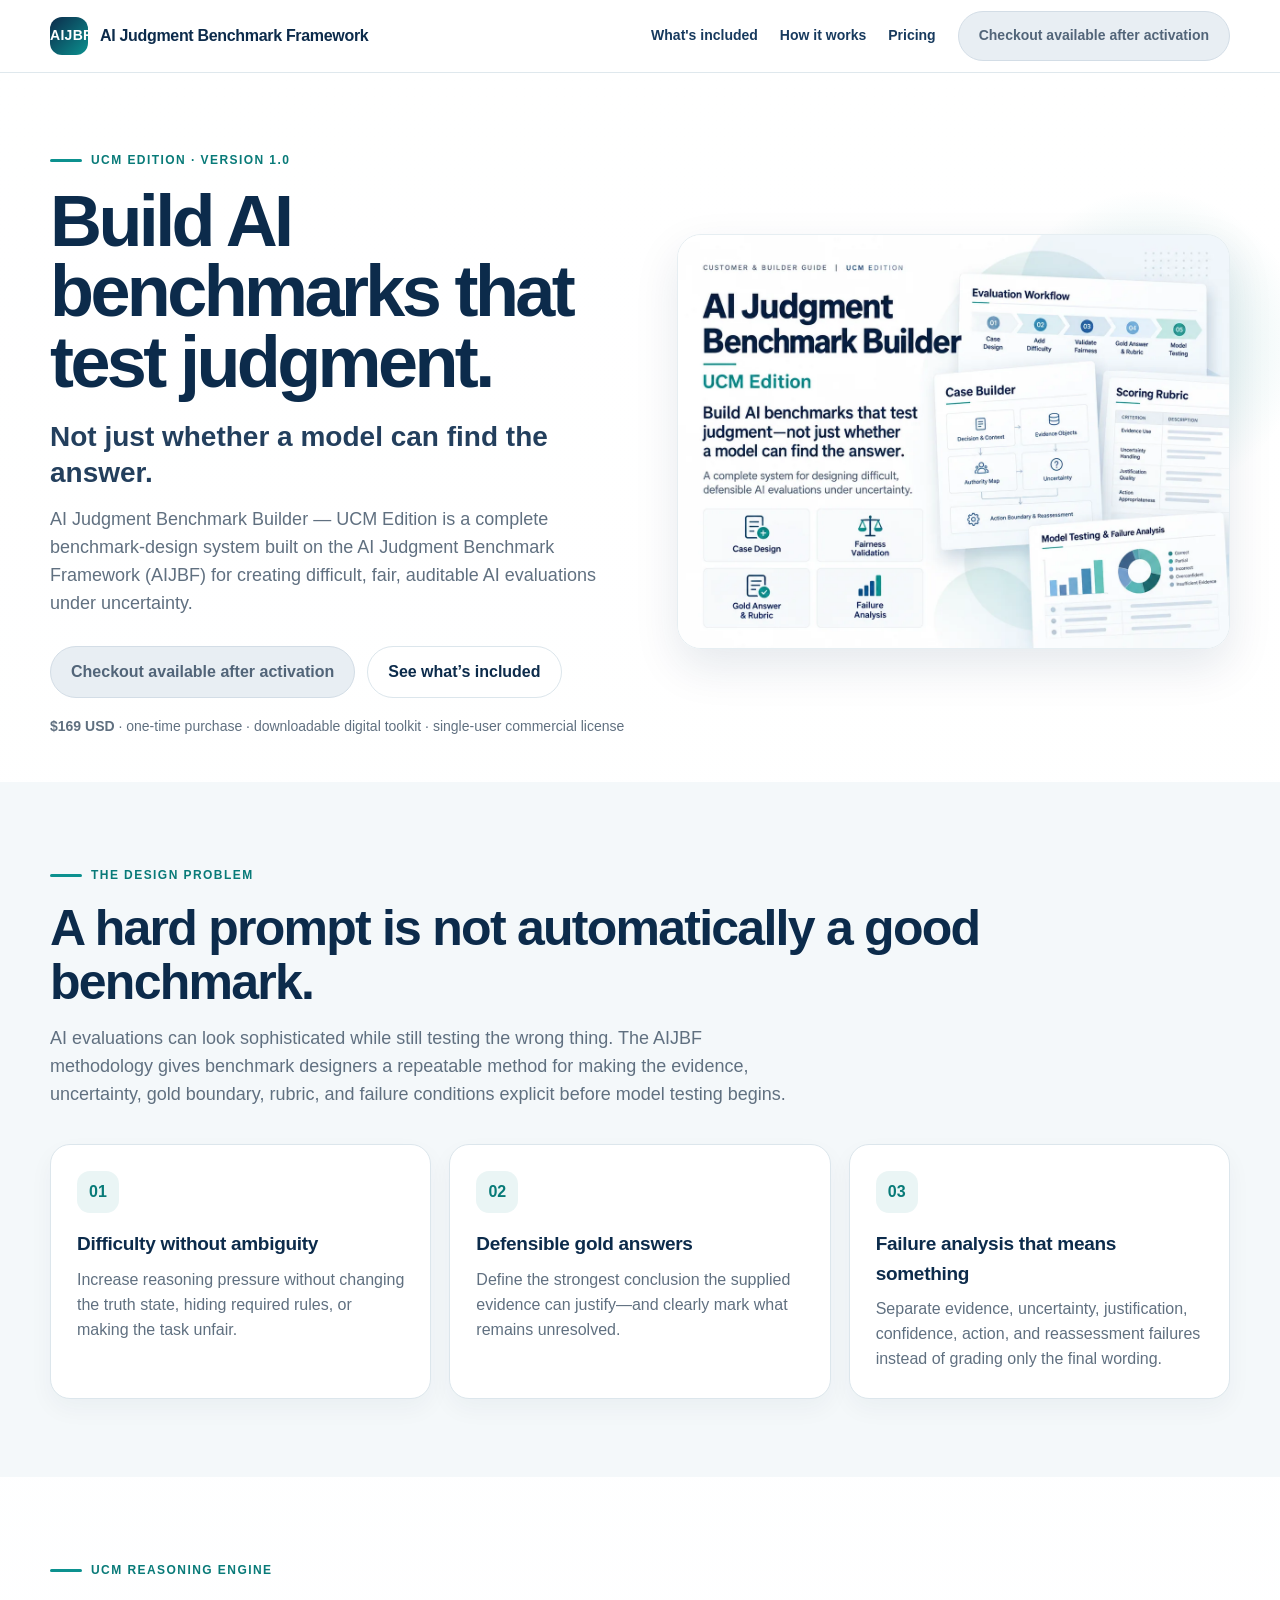
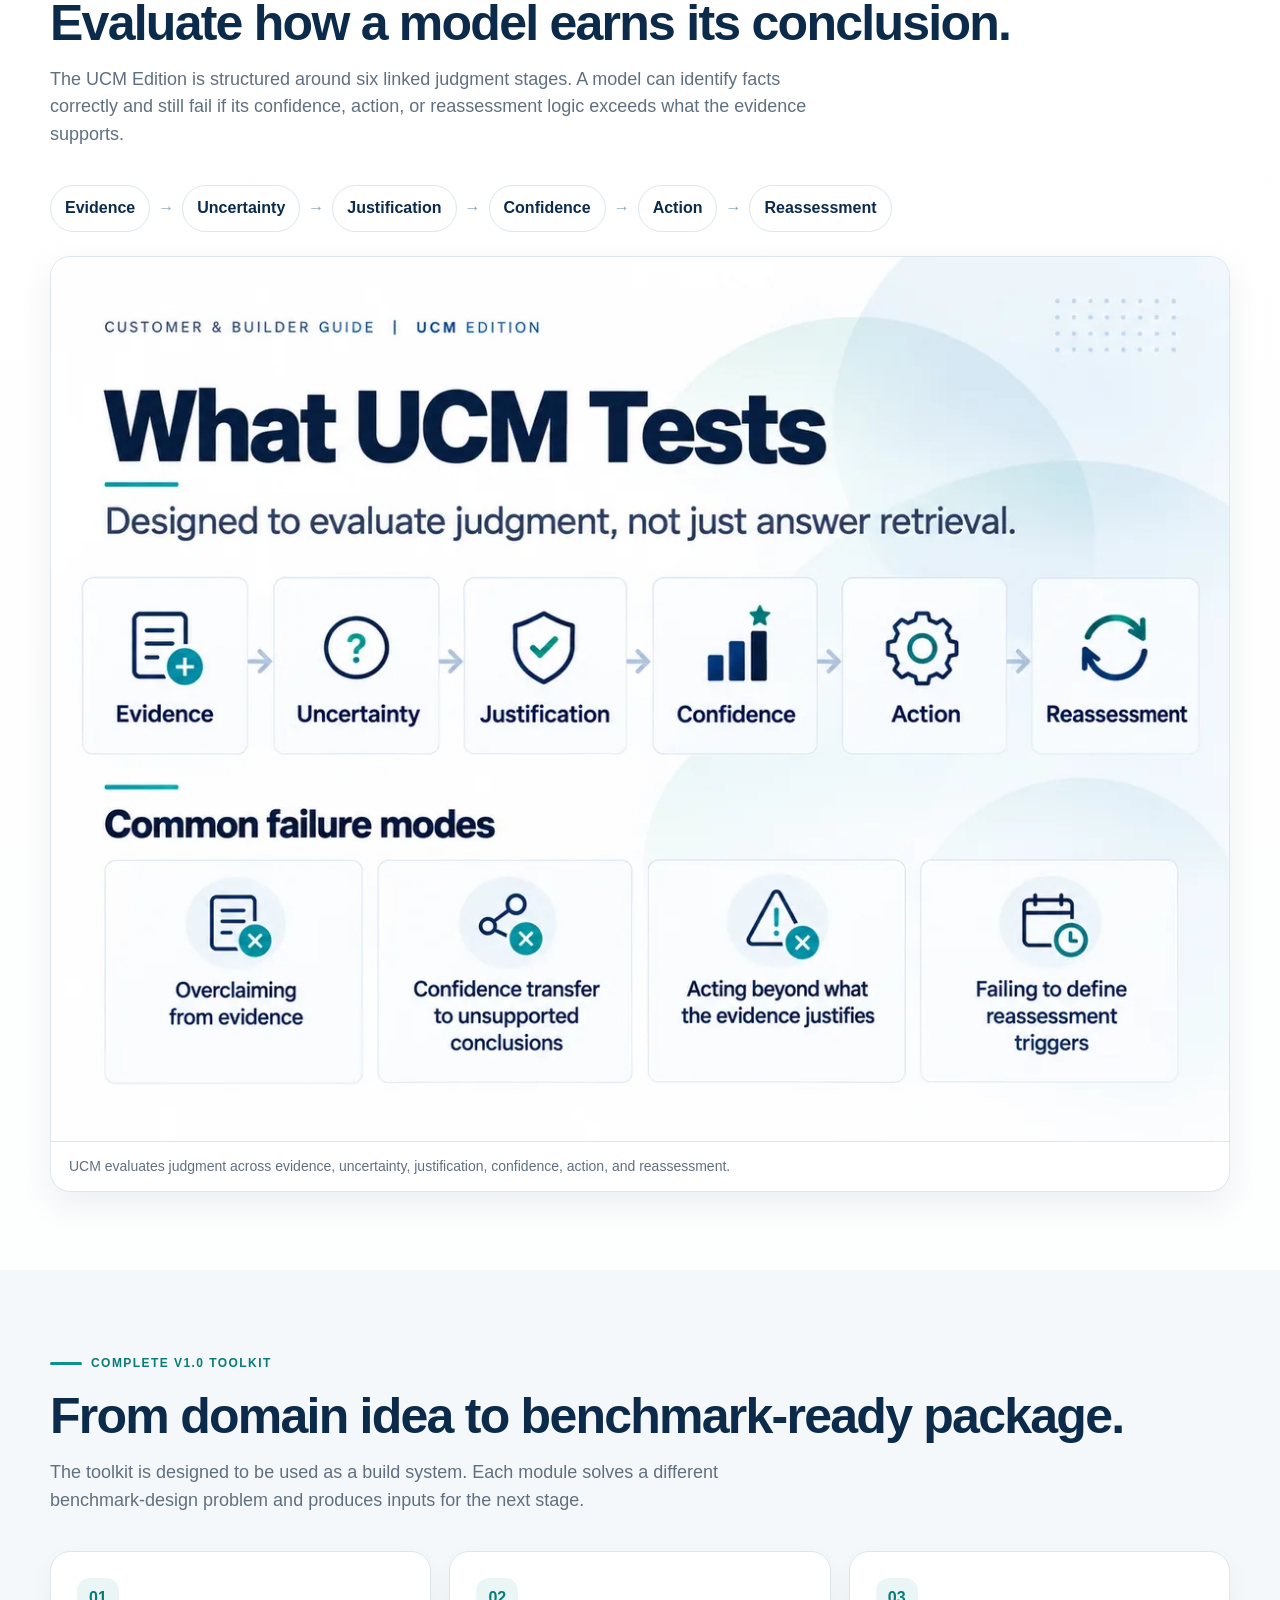
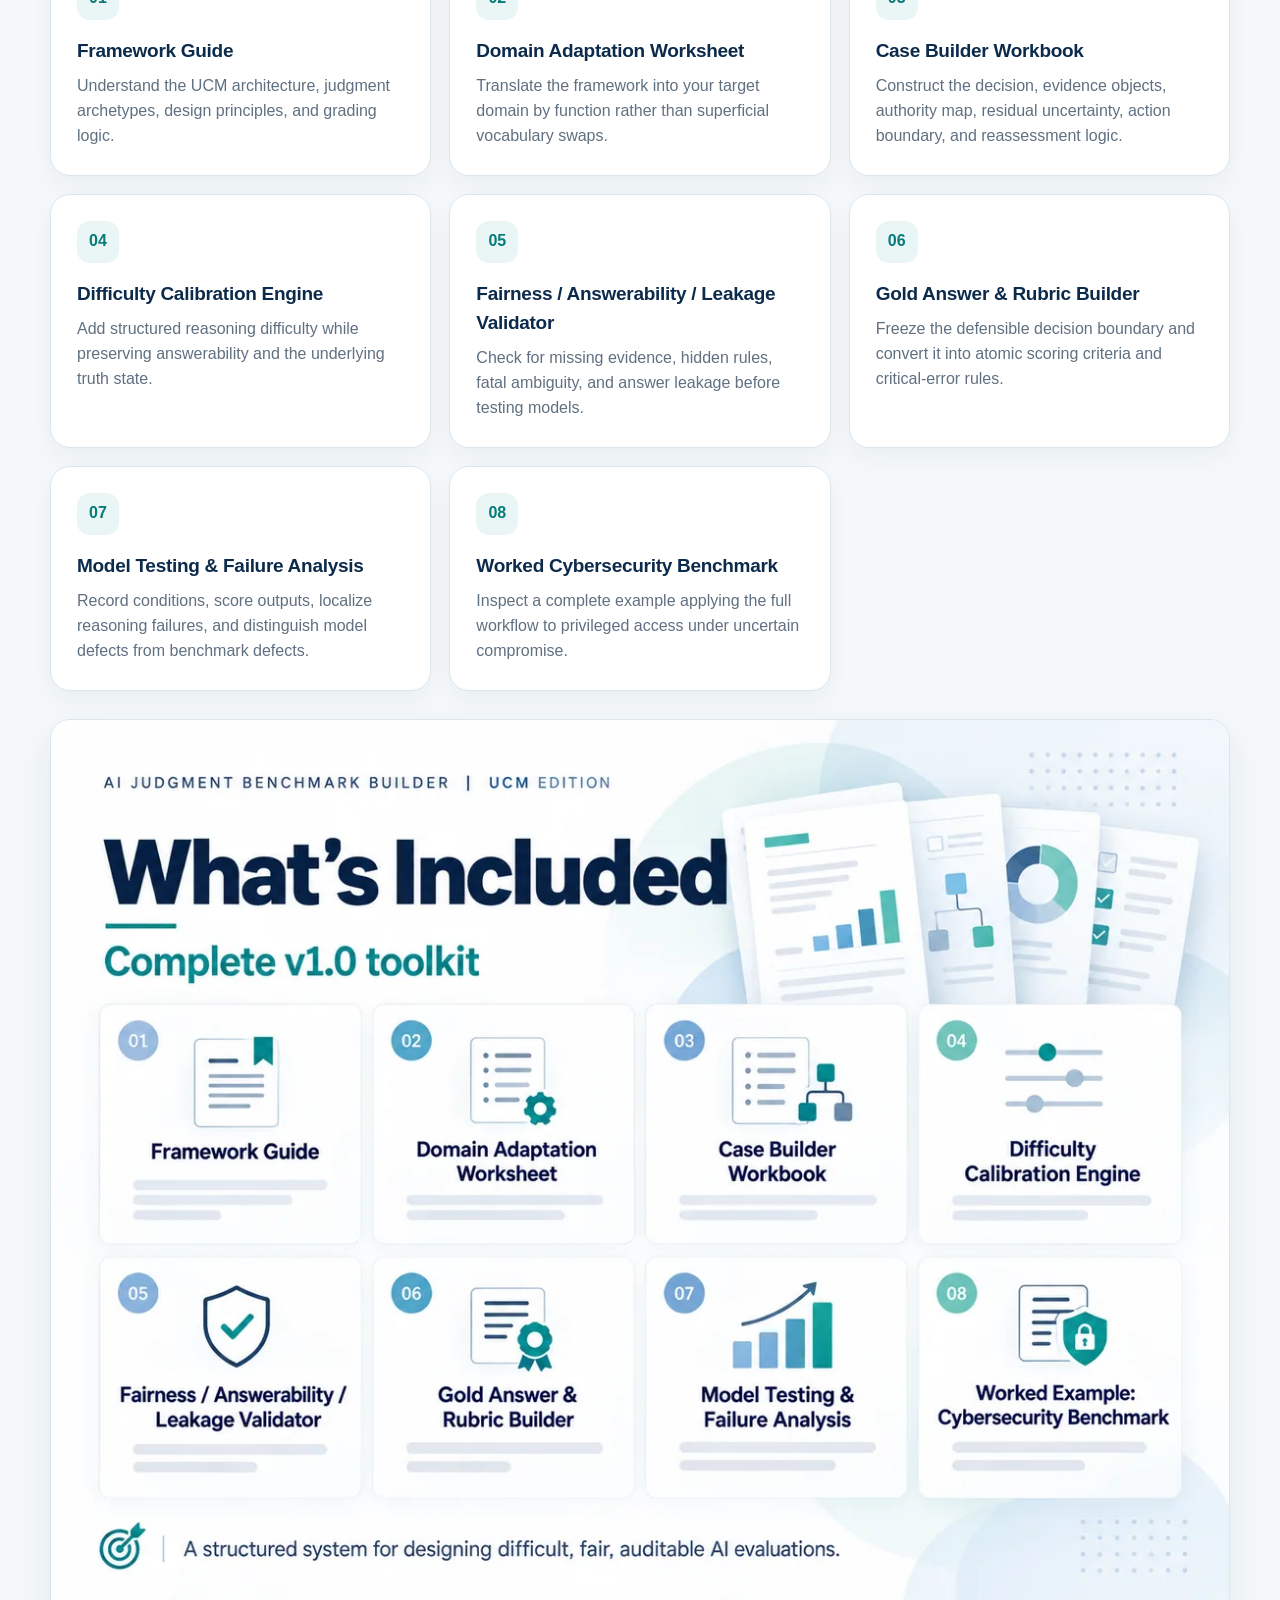
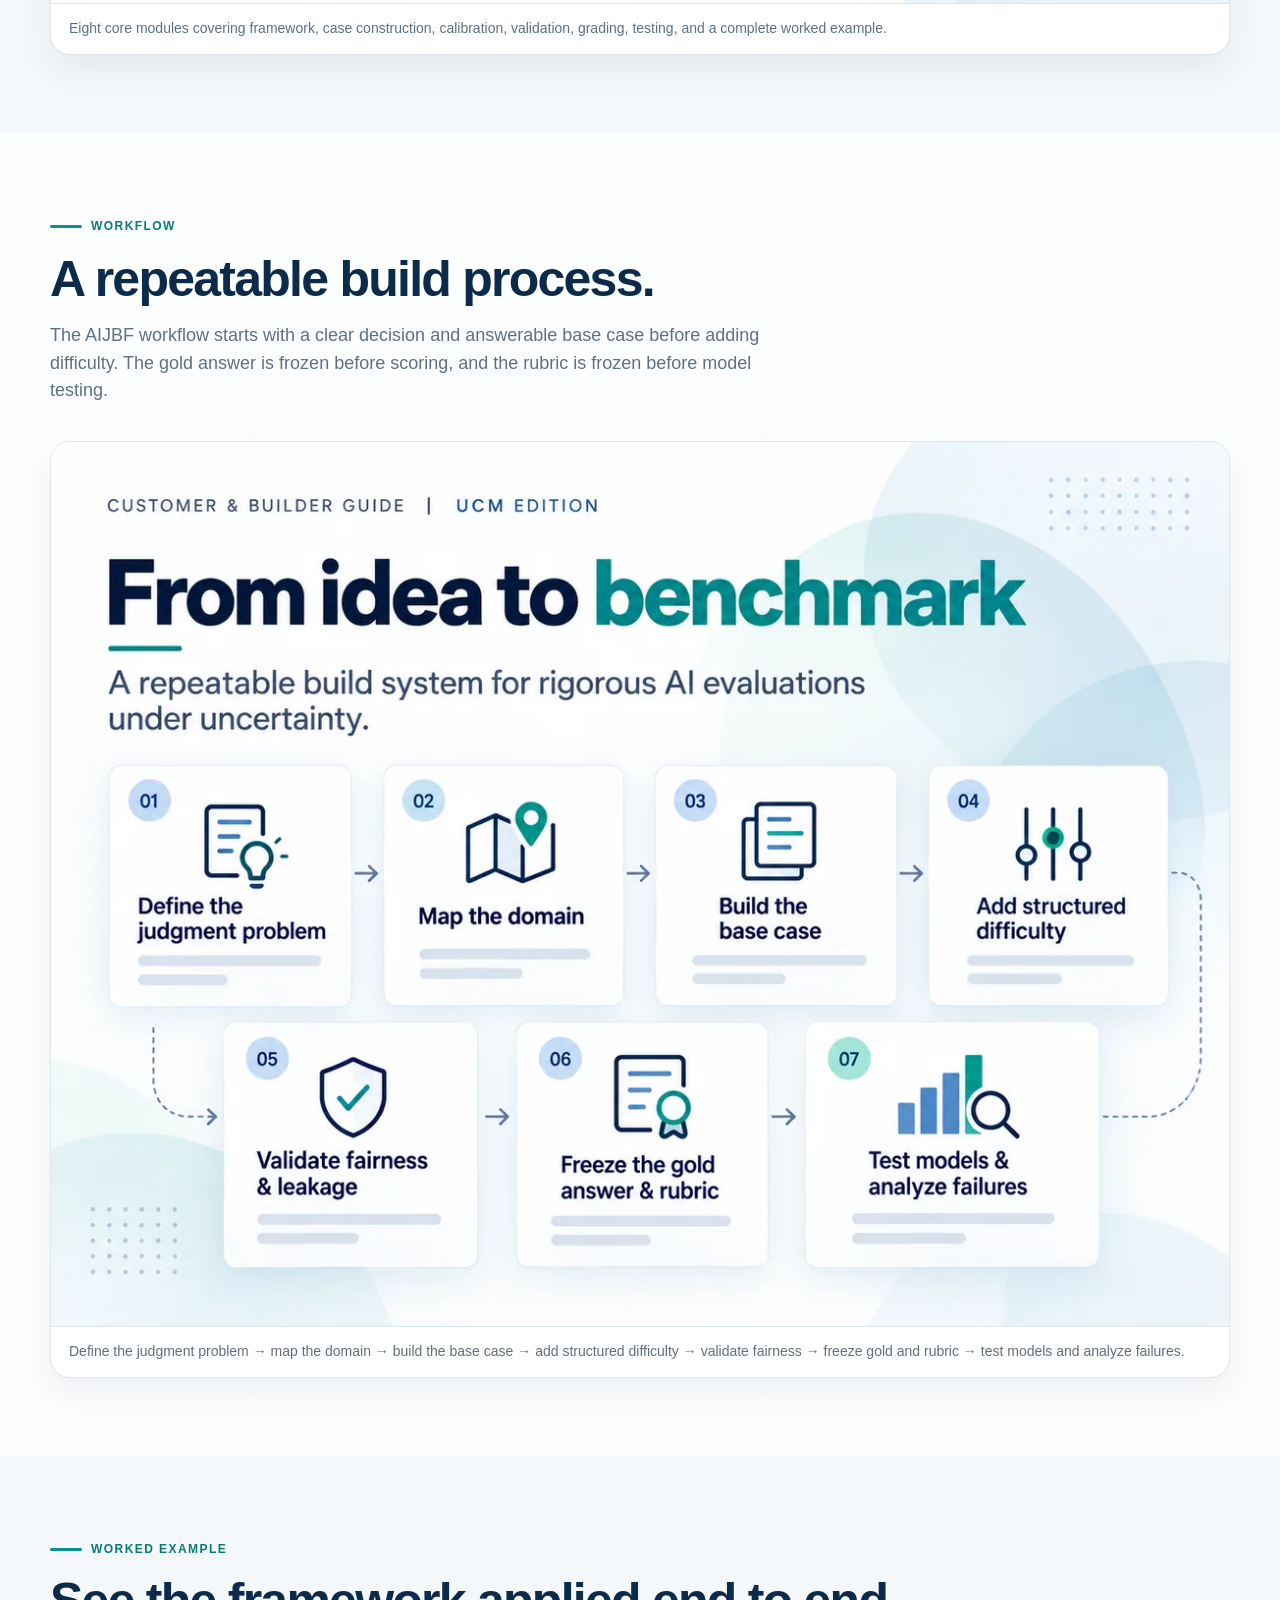
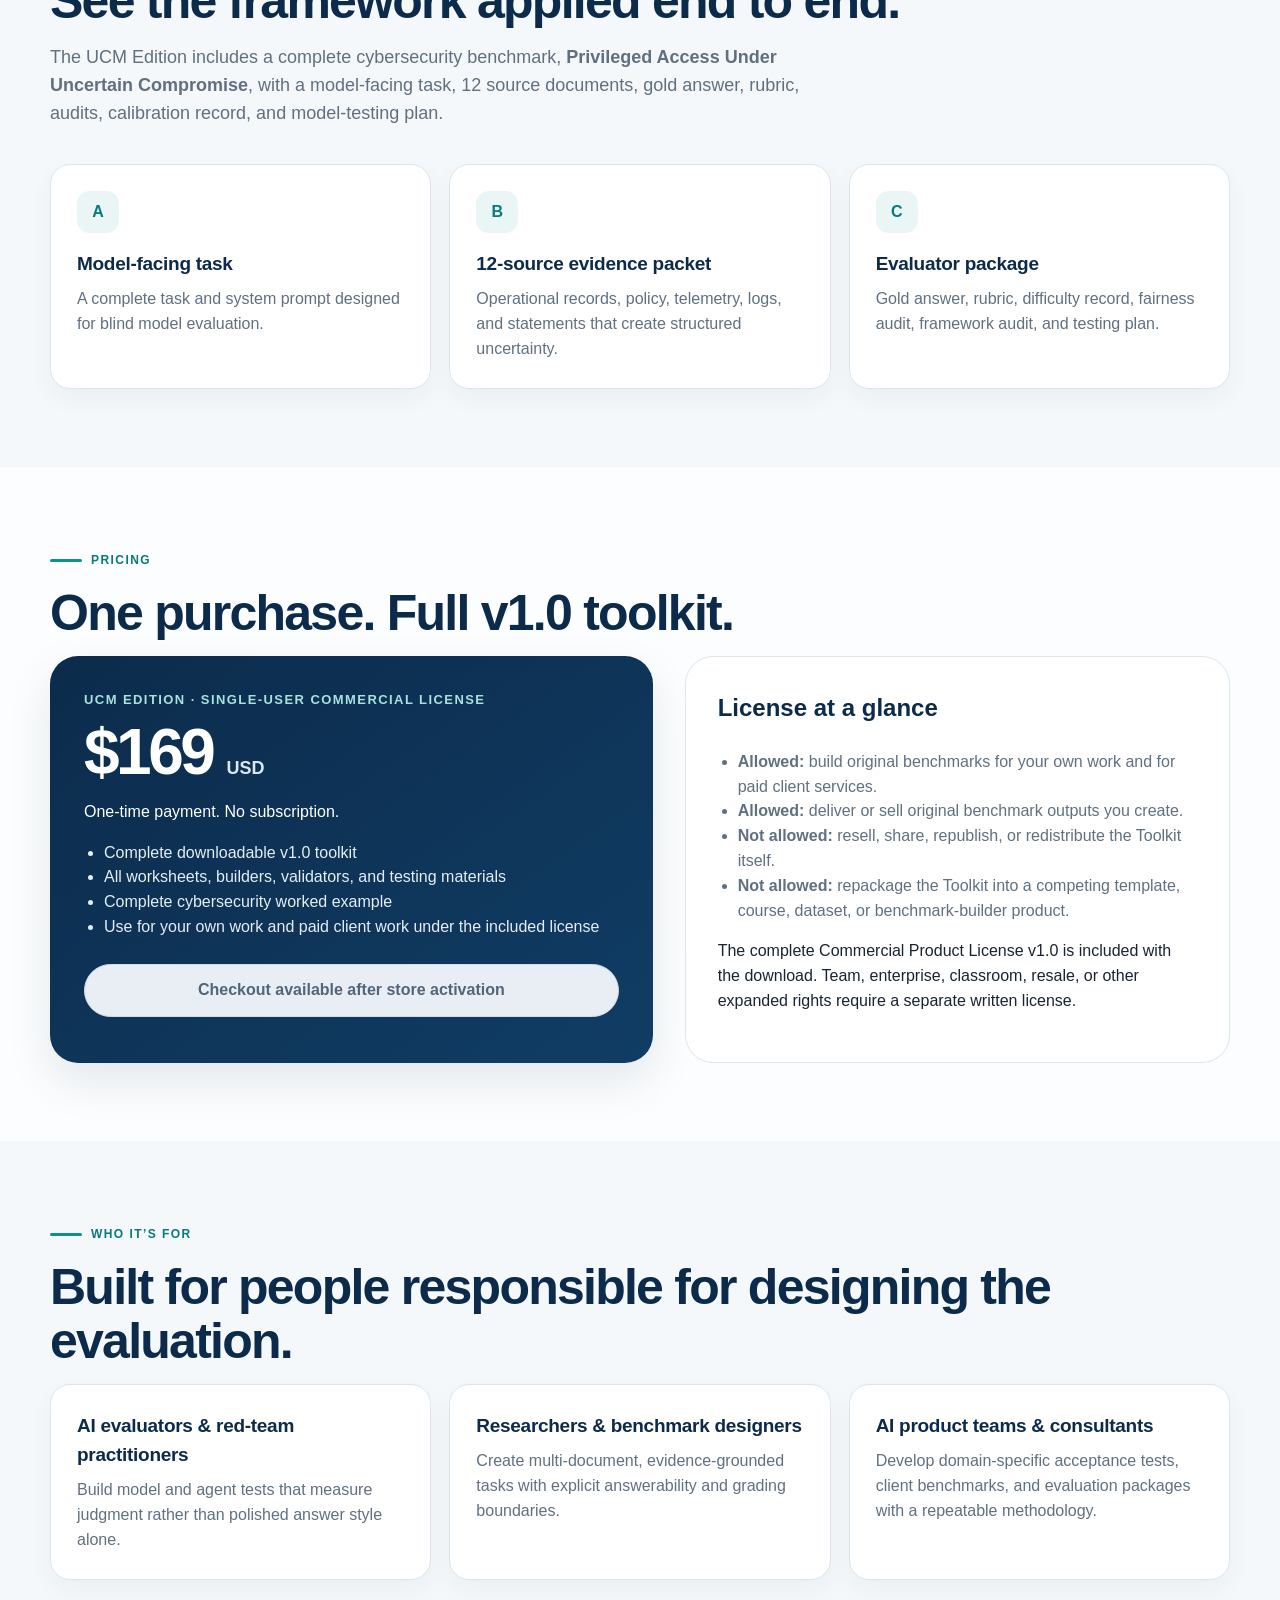
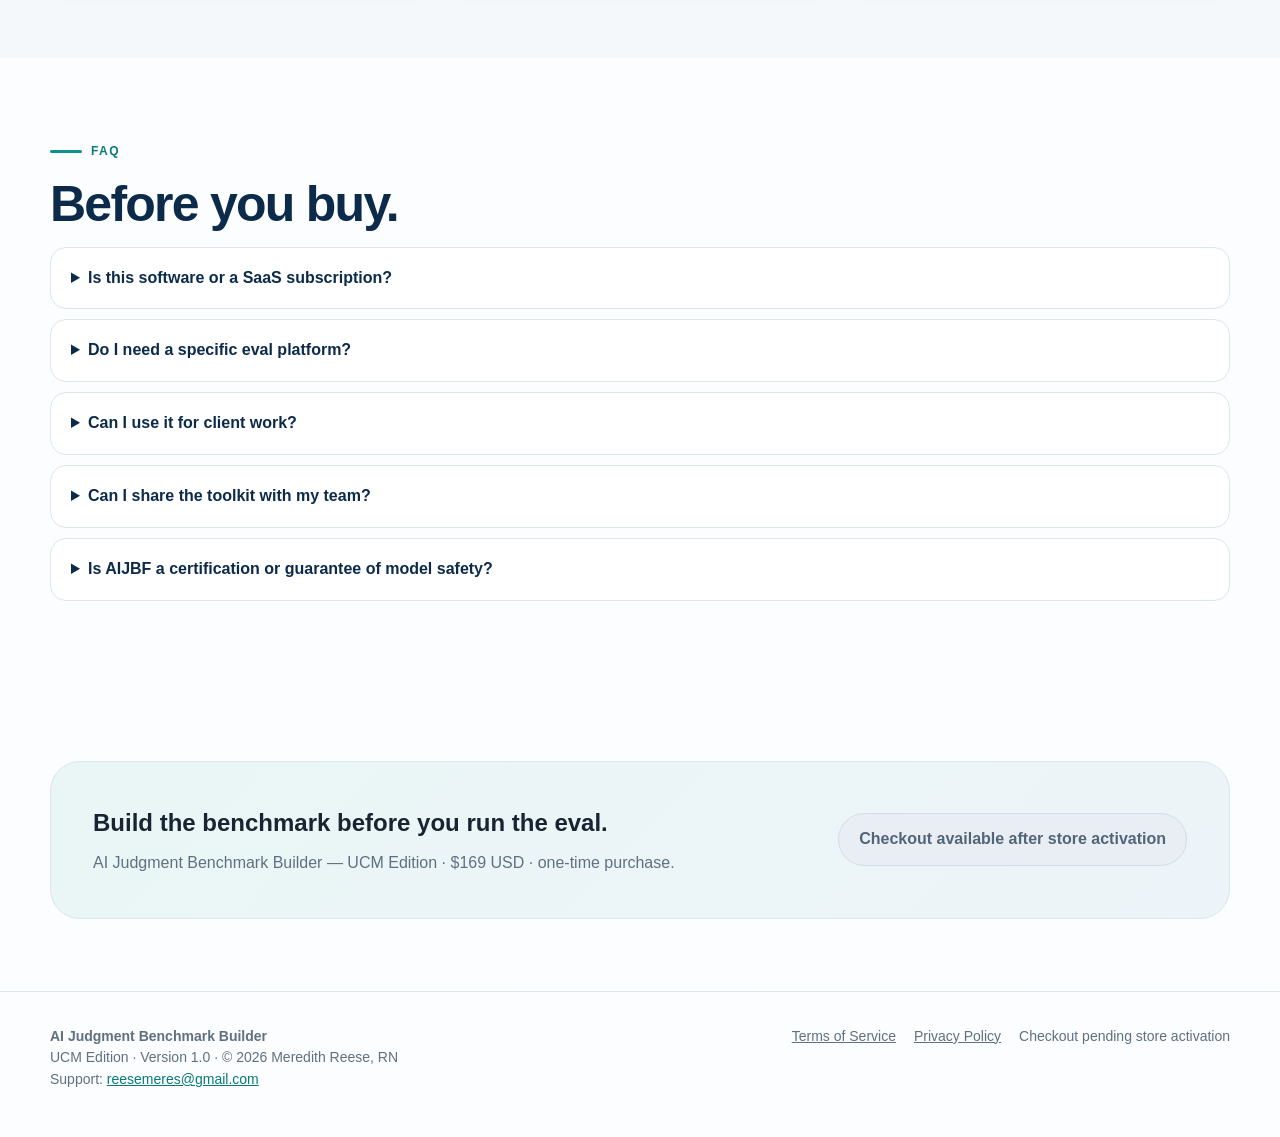
<file: index.html>
<!doctype html>
<html lang="en">
<head>
  <meta charset="utf-8">
  <meta name="viewport" content="width=device-width,initial-scale=1">
  <title>AI Judgment Benchmark Builder — UCM Edition</title>
  <meta name="description" content="A complete system for designing difficult, fair, auditable AI benchmarks that test judgment under uncertainty.">
  <meta property="og:title" content="AI Judgment Benchmark Builder — UCM Edition">
  <meta property="og:description" content="Build AI benchmarks that test judgment—not just whether a model can find the answer.">
  <meta property="og:image" content="hero.webp">
  <link rel="stylesheet" href="styles.css">
</head>
<body>
<header class="site-header">
  <div class="container nav">
    <a class="brand" href="index.html"><span class="brand-mark">AIJBF</span><span>AI Judgment Benchmark Framework</span></a>
    <nav class="nav-links" aria-label="Primary navigation">
      <a href="#included">What's included</a>
      <a href="#framework">How it works</a>
      <a href="#pricing">Pricing</a>
      <span class="btn btn-disabled" aria-disabled="true">Checkout available after activation</span>
    </nav>
  </div>
</header>

<main>
<section class="hero">
  <div class="container hero-grid">
    <div>
      <div class="eyebrow">UCM Edition · Version 1.0</div>
      <h1>Build AI benchmarks that test judgment.</h1>
      <p class="lead">Not just whether a model can find the answer.</p>
      <p class="sublead">AI Judgment Benchmark Builder — UCM Edition is a complete benchmark-design system built on the AI Judgment Benchmark Framework (AIJBF) for creating difficult, fair, auditable AI evaluations under uncertainty.</p>
      <div class="hero-actions">
        <span class="btn btn-disabled" aria-disabled="true">Checkout available after activation</span>
        <a class="btn btn-secondary" href="#included">See what’s included</a>
      </div>
      <div class="price-note"><strong>$169 USD</strong> · one-time purchase · downloadable digital toolkit · single-user commercial license</div>
    </div>
    <div class="hero-card"><img src="hero.webp" alt="AI Judgment Benchmark Builder UCM Edition product overview graphic"></div>
  </div>
</section>

<section class="section soft">
  <div class="container">
    <div class="eyebrow">The design problem</div>
    <h2>A hard prompt is not automatically a good benchmark.</h2>
    <p class="section-intro">AI evaluations can look sophisticated while still testing the wrong thing. The AIJBF methodology gives benchmark designers a repeatable method for making the evidence, uncertainty, gold boundary, rubric, and failure conditions explicit before model testing begins.</p>
    <div class="problem-grid">
      <div class="card"><div class="icon">01</div><h3>Difficulty without ambiguity</h3><p>Increase reasoning pressure without changing the truth state, hiding required rules, or making the task unfair.</p></div>
      <div class="card"><div class="icon">02</div><h3>Defensible gold answers</h3><p>Define the strongest conclusion the supplied evidence can justify—and clearly mark what remains unresolved.</p></div>
      <div class="card"><div class="icon">03</div><h3>Failure analysis that means something</h3><p>Separate evidence, uncertainty, justification, confidence, action, and reassessment failures instead of grading only the final wording.</p></div>
    </div>
  </div>
</section>

<section class="section" id="framework">
  <div class="container">
    <div class="eyebrow">UCM reasoning engine</div>
    <h2>Evaluate how a model earns its conclusion.</h2>
    <p class="section-intro">The UCM Edition is structured around six linked judgment stages. A model can identify facts correctly and still fail if its confidence, action, or reassessment logic exceeds what the evidence supports.</p>
    <div class="chain" aria-label="UCM reasoning chain"><span>Evidence</span><b>→</b><span>Uncertainty</span><b>→</b><span>Justification</span><b>→</b><span>Confidence</span><b>→</b><span>Action</span><b>→</b><span>Reassessment</span></div>
    <div class="gallery"><figure class="wide"><img src="ucm.webp" alt="What UCM tests infographic"><figcaption>UCM evaluates judgment across evidence, uncertainty, justification, confidence, action, and reassessment.</figcaption></figure></div>
  </div>
</section>

<section class="section soft" id="included">
  <div class="container">
    <div class="eyebrow">Complete v1.0 toolkit</div>
    <h2>From domain idea to benchmark-ready package.</h2>
    <p class="section-intro">The toolkit is designed to be used as a build system. Each module solves a different benchmark-design problem and produces inputs for the next stage.</p>
    <div class="feature-grid">
      <div class="card"><div class="icon">01</div><h3>Framework Guide</h3><p>Understand the UCM architecture, judgment archetypes, design principles, and grading logic.</p></div>
      <div class="card"><div class="icon">02</div><h3>Domain Adaptation Worksheet</h3><p>Translate the framework into your target domain by function rather than superficial vocabulary swaps.</p></div>
      <div class="card"><div class="icon">03</div><h3>Case Builder Workbook</h3><p>Construct the decision, evidence objects, authority map, residual uncertainty, action boundary, and reassessment logic.</p></div>
      <div class="card"><div class="icon">04</div><h3>Difficulty Calibration Engine</h3><p>Add structured reasoning difficulty while preserving answerability and the underlying truth state.</p></div>
      <div class="card"><div class="icon">05</div><h3>Fairness / Answerability / Leakage Validator</h3><p>Check for missing evidence, hidden rules, fatal ambiguity, and answer leakage before testing models.</p></div>
      <div class="card"><div class="icon">06</div><h3>Gold Answer & Rubric Builder</h3><p>Freeze the defensible decision boundary and convert it into atomic scoring criteria and critical-error rules.</p></div>
      <div class="card"><div class="icon">07</div><h3>Model Testing & Failure Analysis</h3><p>Record conditions, score outputs, localize reasoning failures, and distinguish model defects from benchmark defects.</p></div>
      <div class="card"><div class="icon">08</div><h3>Worked Cybersecurity Benchmark</h3><p>Inspect a complete example applying the full workflow to privileged access under uncertain compromise.</p></div>
    </div>
    <div style="height:28px"></div>
    <div class="gallery"><figure class="wide"><img src="included.webp" alt="What's included in the AIJBF UCM Edition toolkit"><figcaption>Eight core modules covering framework, case construction, calibration, validation, grading, testing, and a complete worked example.</figcaption></figure></div>
  </div>
</section>

<section class="section">
  <div class="container">
    <div class="eyebrow">Workflow</div>
    <h2>A repeatable build process.</h2>
    <p class="section-intro">The AIJBF workflow starts with a clear decision and answerable base case before adding difficulty. The gold answer is frozen before scoring, and the rubric is frozen before model testing.</p>
    <div class="gallery"><figure class="wide"><img src="workflow.webp" alt="From idea to benchmark workflow"><figcaption>Define the judgment problem → map the domain → build the base case → add structured difficulty → validate fairness → freeze gold and rubric → test models and analyze failures.</figcaption></figure></div>
  </div>
</section>

<section class="section soft">
  <div class="container">
    <div class="eyebrow">Worked example</div>
    <h2>See the framework applied end to end.</h2>
    <p class="section-intro">The UCM Edition includes a complete cybersecurity benchmark, <strong>Privileged Access Under Uncertain Compromise</strong>, with a model-facing task, 12 source documents, gold answer, rubric, audits, calibration record, and model-testing plan.</p>
    <div class="feature-grid"><div class="card"><div class="icon">A</div><h3>Model-facing task</h3><p>A complete task and system prompt designed for blind model evaluation.</p></div><div class="card"><div class="icon">B</div><h3>12-source evidence packet</h3><p>Operational records, policy, telemetry, logs, and statements that create structured uncertainty.</p></div><div class="card"><div class="icon">C</div><h3>Evaluator package</h3><p>Gold answer, rubric, difficulty record, fairness audit, framework audit, and testing plan.</p></div></div>
  </div>
</section>

<section class="section" id="pricing">
  <div class="container">
    <div class="eyebrow">Pricing</div>
    <h2>One purchase. Full v1.0 toolkit.</h2>
    <div class="price-wrap">
      <div class="price-card">
        <div class="label">UCM Edition · Single-user commercial license</div>
        <div class="price">$169 <small>USD</small></div>
        <p>One-time payment. No subscription.</p>
        <ul>
          <li>Complete downloadable v1.0 toolkit</li>
          <li>All worksheets, builders, validators, and testing materials</li>
          <li>Complete cybersecurity worked example</li>
          <li>Use for your own work and paid client work under the included license</li>
        </ul>
        <span class="btn btn-disabled" aria-disabled="true">Checkout available after store activation</span>
      </div>
      <div class="license-box">
        <h3>License at a glance</h3>
        <ul>
          <li><strong>Allowed:</strong> build original benchmarks for your own work and for paid client services.</li>
          <li><strong>Allowed:</strong> deliver or sell original benchmark outputs you create.</li>
          <li><strong>Not allowed:</strong> resell, share, republish, or redistribute the Toolkit itself.</li>
          <li><strong>Not allowed:</strong> repackage the Toolkit into a competing template, course, dataset, or benchmark-builder product.</li>
        </ul>
        <p>The complete Commercial Product License v1.0 is included with the download. Team, enterprise, classroom, resale, or other expanded rights require a separate written license.</p>
      </div>
    </div>
  </div>
</section>

<section class="section soft">
  <div class="container">
    <div class="eyebrow">Who it’s for</div>
    <h2>Built for people responsible for designing the evaluation.</h2>
    <div class="audience-grid">
      <div class="card"><h3>AI evaluators & red-team practitioners</h3><p>Build model and agent tests that measure judgment rather than polished answer style alone.</p></div>
      <div class="card"><h3>Researchers & benchmark designers</h3><p>Create multi-document, evidence-grounded tasks with explicit answerability and grading boundaries.</p></div>
      <div class="card"><h3>AI product teams & consultants</h3><p>Develop domain-specific acceptance tests, client benchmarks, and evaluation packages with a repeatable methodology.</p></div>
    </div>
  </div>
</section>

<section class="section faq">
  <div class="container">
    <div class="eyebrow">FAQ</div>
    <h2>Before you buy.</h2>
    <details><summary>Is this software or a SaaS subscription?</summary><p>No. AI Judgment Benchmark Builder — UCM Edition is a downloadable professional digital toolkit. The current product is sold as a one-time purchase, not a subscription.</p></details>
    <details><summary>Do I need a specific eval platform?</summary><p>No. The toolkit is platform-agnostic. You can use it with the models and evaluation infrastructure appropriate to your project.</p></details>
    <details><summary>Can I use it for client work?</summary><p>Yes. The included single-user commercial license allows the licensed purchaser to use the Toolkit in paid consulting, evaluation, red-team, research, or benchmark-development services and to deliver original benchmark outputs.</p></details>
    <details><summary>Can I share the toolkit with my team?</summary><p>Not under the single-user license. A separate seat, team, or enterprise license is required for additional users.</p></details>
    <details><summary>Is AIJBF a certification or guarantee of model safety?</summary><p>No. It is an evaluation-design methodology and working professional toolkit, not a regulatory certification, validated safety standard, or guarantee of model performance.</p></details>
  </div>
</section>

<section class="cta">
  <div class="container">
    <div class="cta-box">
      <div><h2>Build the benchmark before you run the eval.</h2><p>AI Judgment Benchmark Builder — UCM Edition · $169 USD · one-time purchase.</p></div>
      <span class="btn btn-disabled" aria-disabled="true">Checkout available after store activation</span>
    </div>
  </div>
</section>
</main>

<footer>
  <div class="container footer-grid">
    <div><strong>AI Judgment Benchmark Builder</strong><br>UCM Edition · Version 1.0 · © 2026 Meredith Reese, RN<br>Support: <a href="mailto:reesemeres@gmail.com">reesemeres@gmail.com</a></div>
    <div class="footer-links"><a href="terms.html">Terms of Service</a><a href="privacy.html">Privacy Policy</a><span>Checkout pending store activation</span></div>
  </div>
</footer>
</body>
</html>
</file>
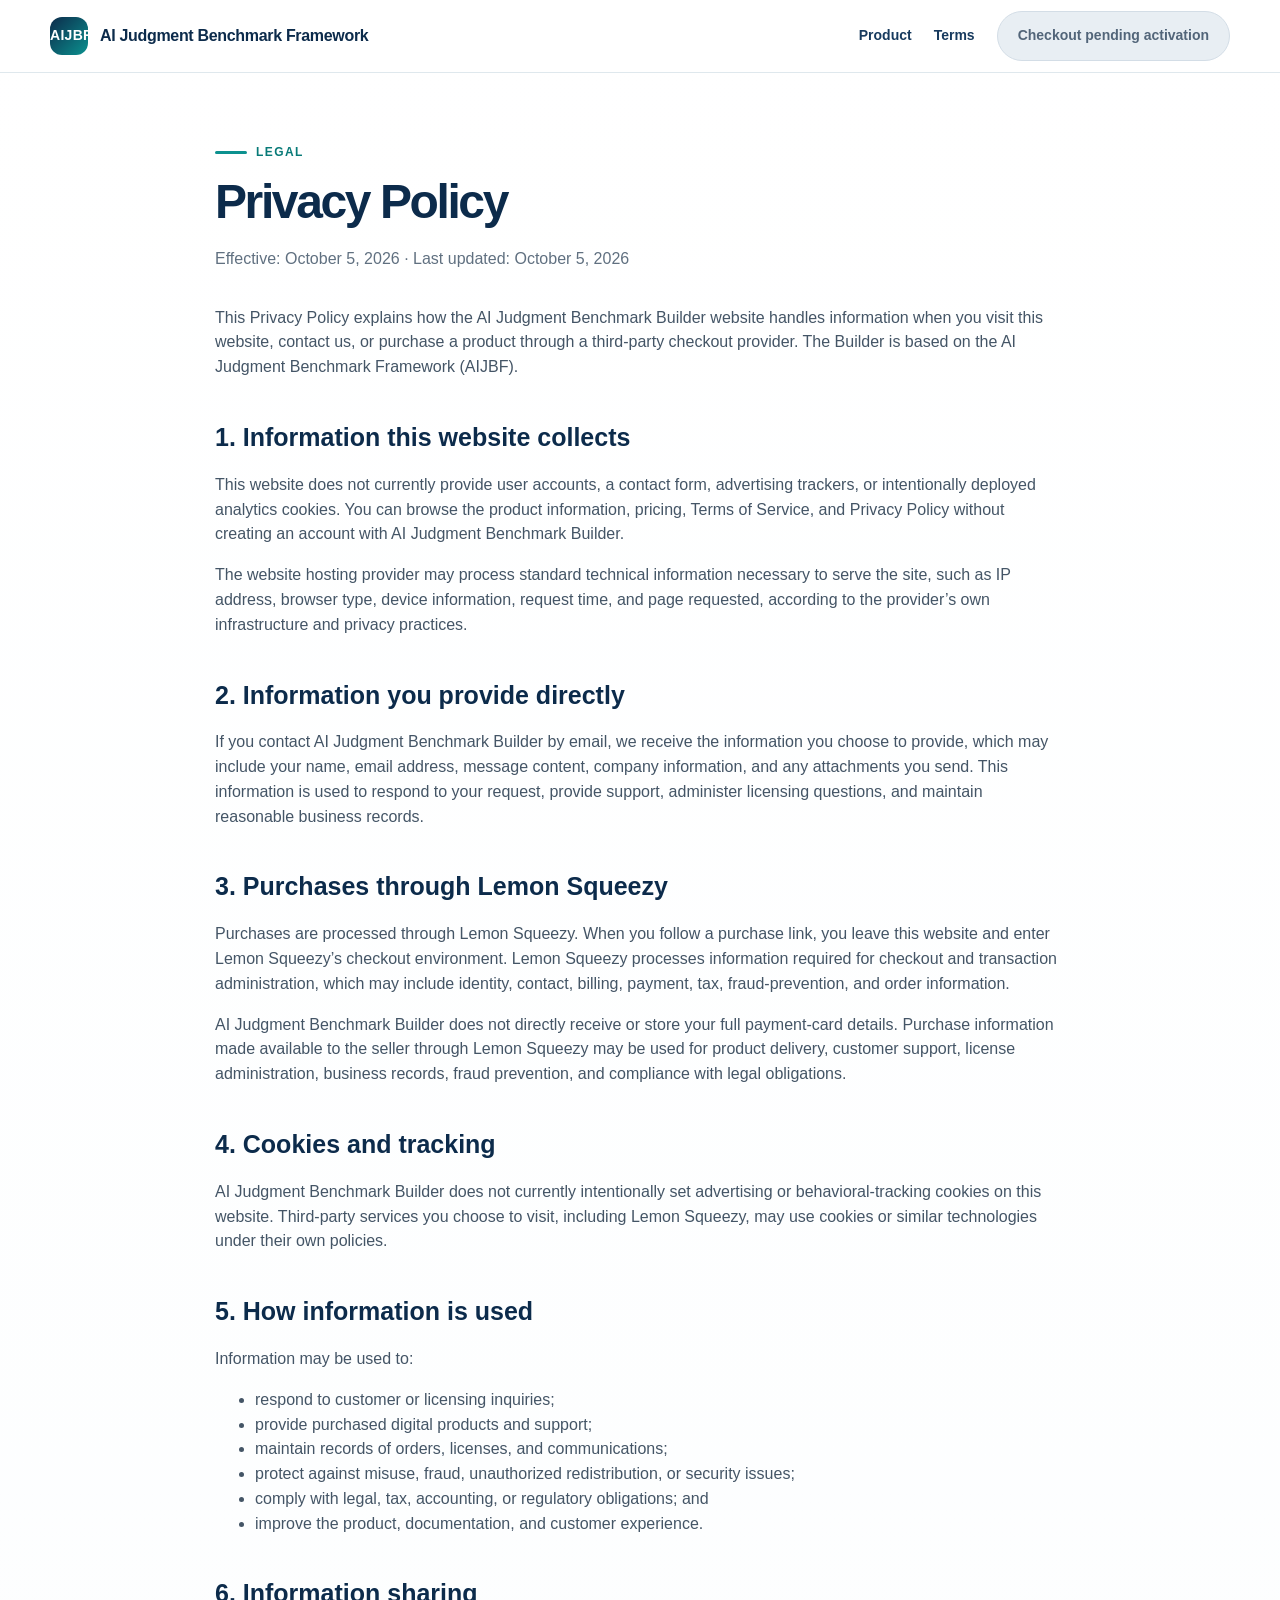
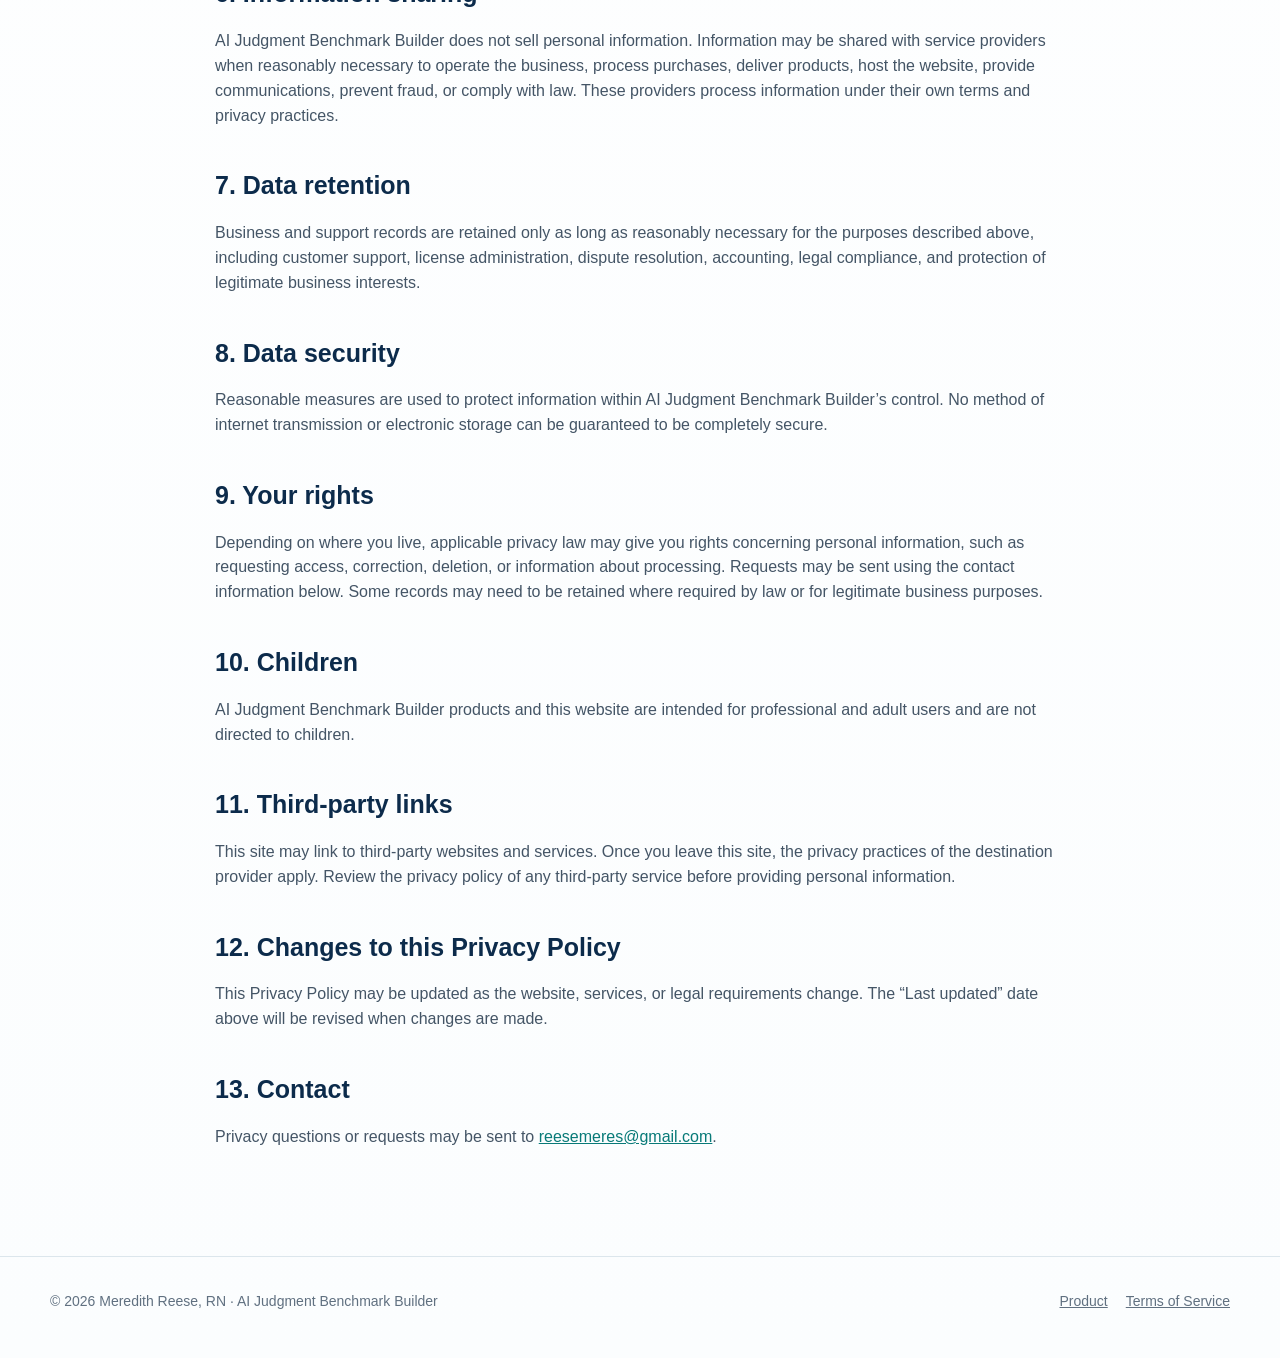
<file: privacy.html>
<!doctype html>
<html lang="en">
<head>
  <meta charset="utf-8"><meta name="viewport" content="width=device-width,initial-scale=1">
  <title>Privacy Policy — AI Judgment Benchmark Builder</title>
  <meta name="description" content="Privacy Policy for AI Judgment Benchmark Builder.">
  <link rel="stylesheet" href="styles.css">
</head>
<body>
<header class="site-header"><div class="container nav"><a class="brand" href="index.html"><span class="brand-mark">AIJBF</span><span>AI Judgment Benchmark Framework</span></a><nav class="nav-links"><a href="index.html">Product</a><a href="terms.html">Terms</a><span class="btn btn-disabled" aria-disabled="true">Checkout pending activation</span></nav></div></header>
<main class="legal"><div class="container"><article>
  <div class="eyebrow">Legal</div><h1>Privacy Policy</h1><p class="meta">Effective: October 5, 2026 · Last updated: October 5, 2026</p>
  <p>This Privacy Policy explains how the AI Judgment Benchmark Builder website handles information when you visit this website, contact us, or purchase a product through a third-party checkout provider. The Builder is based on the AI Judgment Benchmark Framework (AIJBF).</p>

  <h2>1. Information this website collects</h2>
  <p>This website does not currently provide user accounts, a contact form, advertising trackers, or intentionally deployed analytics cookies. You can browse the product information, pricing, Terms of Service, and Privacy Policy without creating an account with AI Judgment Benchmark Builder.</p>
  <p>The website hosting provider may process standard technical information necessary to serve the site, such as IP address, browser type, device information, request time, and page requested, according to the provider’s own infrastructure and privacy practices.</p>

  <h2>2. Information you provide directly</h2>
  <p>If you contact AI Judgment Benchmark Builder by email, we receive the information you choose to provide, which may include your name, email address, message content, company information, and any attachments you send. This information is used to respond to your request, provide support, administer licensing questions, and maintain reasonable business records.</p>

  <h2>3. Purchases through Lemon Squeezy</h2>
  <p>Purchases are processed through Lemon Squeezy. When you follow a purchase link, you leave this website and enter Lemon Squeezy’s checkout environment. Lemon Squeezy processes information required for checkout and transaction administration, which may include identity, contact, billing, payment, tax, fraud-prevention, and order information.</p>
  <p>AI Judgment Benchmark Builder does not directly receive or store your full payment-card details. Purchase information made available to the seller through Lemon Squeezy may be used for product delivery, customer support, license administration, business records, fraud prevention, and compliance with legal obligations.</p>

  <h2>4. Cookies and tracking</h2>
  <p>AI Judgment Benchmark Builder does not currently intentionally set advertising or behavioral-tracking cookies on this website. Third-party services you choose to visit, including Lemon Squeezy, may use cookies or similar technologies under their own policies.</p>

  <h2>5. How information is used</h2>
  <p>Information may be used to:</p>
  <ul>
    <li>respond to customer or licensing inquiries;</li>
    <li>provide purchased digital products and support;</li>
    <li>maintain records of orders, licenses, and communications;</li>
    <li>protect against misuse, fraud, unauthorized redistribution, or security issues;</li>
    <li>comply with legal, tax, accounting, or regulatory obligations; and</li>
    <li>improve the product, documentation, and customer experience.</li>
  </ul>

  <h2>6. Information sharing</h2>
  <p>AI Judgment Benchmark Builder does not sell personal information. Information may be shared with service providers when reasonably necessary to operate the business, process purchases, deliver products, host the website, provide communications, prevent fraud, or comply with law. These providers process information under their own terms and privacy practices.</p>

  <h2>7. Data retention</h2>
  <p>Business and support records are retained only as long as reasonably necessary for the purposes described above, including customer support, license administration, dispute resolution, accounting, legal compliance, and protection of legitimate business interests.</p>

  <h2>8. Data security</h2>
  <p>Reasonable measures are used to protect information within AI Judgment Benchmark Builder’s control. No method of internet transmission or electronic storage can be guaranteed to be completely secure.</p>

  <h2>9. Your rights</h2>
  <p>Depending on where you live, applicable privacy law may give you rights concerning personal information, such as requesting access, correction, deletion, or information about processing. Requests may be sent using the contact information below. Some records may need to be retained where required by law or for legitimate business purposes.</p>

  <h2>10. Children</h2>
  <p>AI Judgment Benchmark Builder products and this website are intended for professional and adult users and are not directed to children.</p>

  <h2>11. Third-party links</h2>
  <p>This site may link to third-party websites and services. Once you leave this site, the privacy practices of the destination provider apply. Review the privacy policy of any third-party service before providing personal information.</p>

  <h2>12. Changes to this Privacy Policy</h2>
  <p>This Privacy Policy may be updated as the website, services, or legal requirements change. The “Last updated” date above will be revised when changes are made.</p>

  <h2>13. Contact</h2>
  <p>Privacy questions or requests may be sent to <a href="mailto:reesemeres@gmail.com">reesemeres@gmail.com</a>.</p>
</article></div></main>
<footer><div class="container footer-grid"><div>© 2026 Meredith Reese, RN · AI Judgment Benchmark Builder</div><div class="footer-links"><a href="index.html">Product</a><a href="terms.html">Terms of Service</a></div></div></footer>
</body></html>
</file>
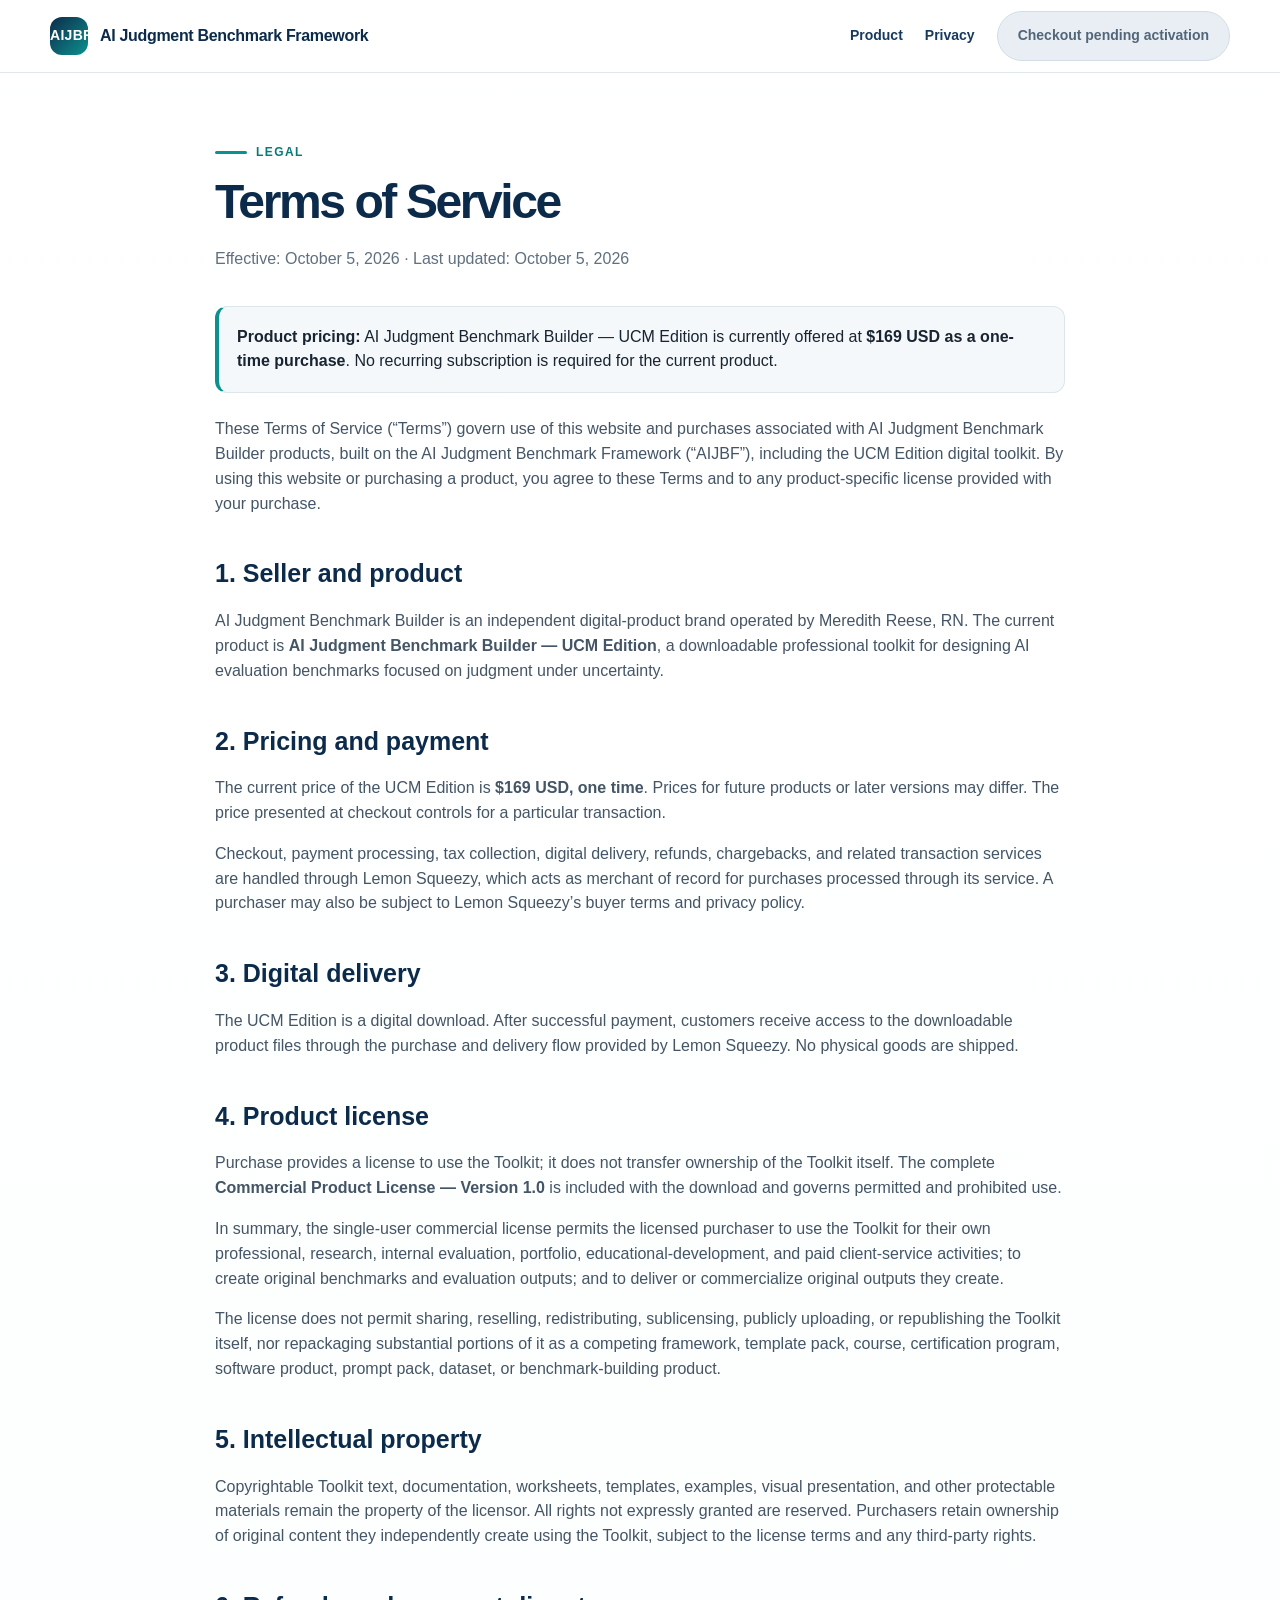
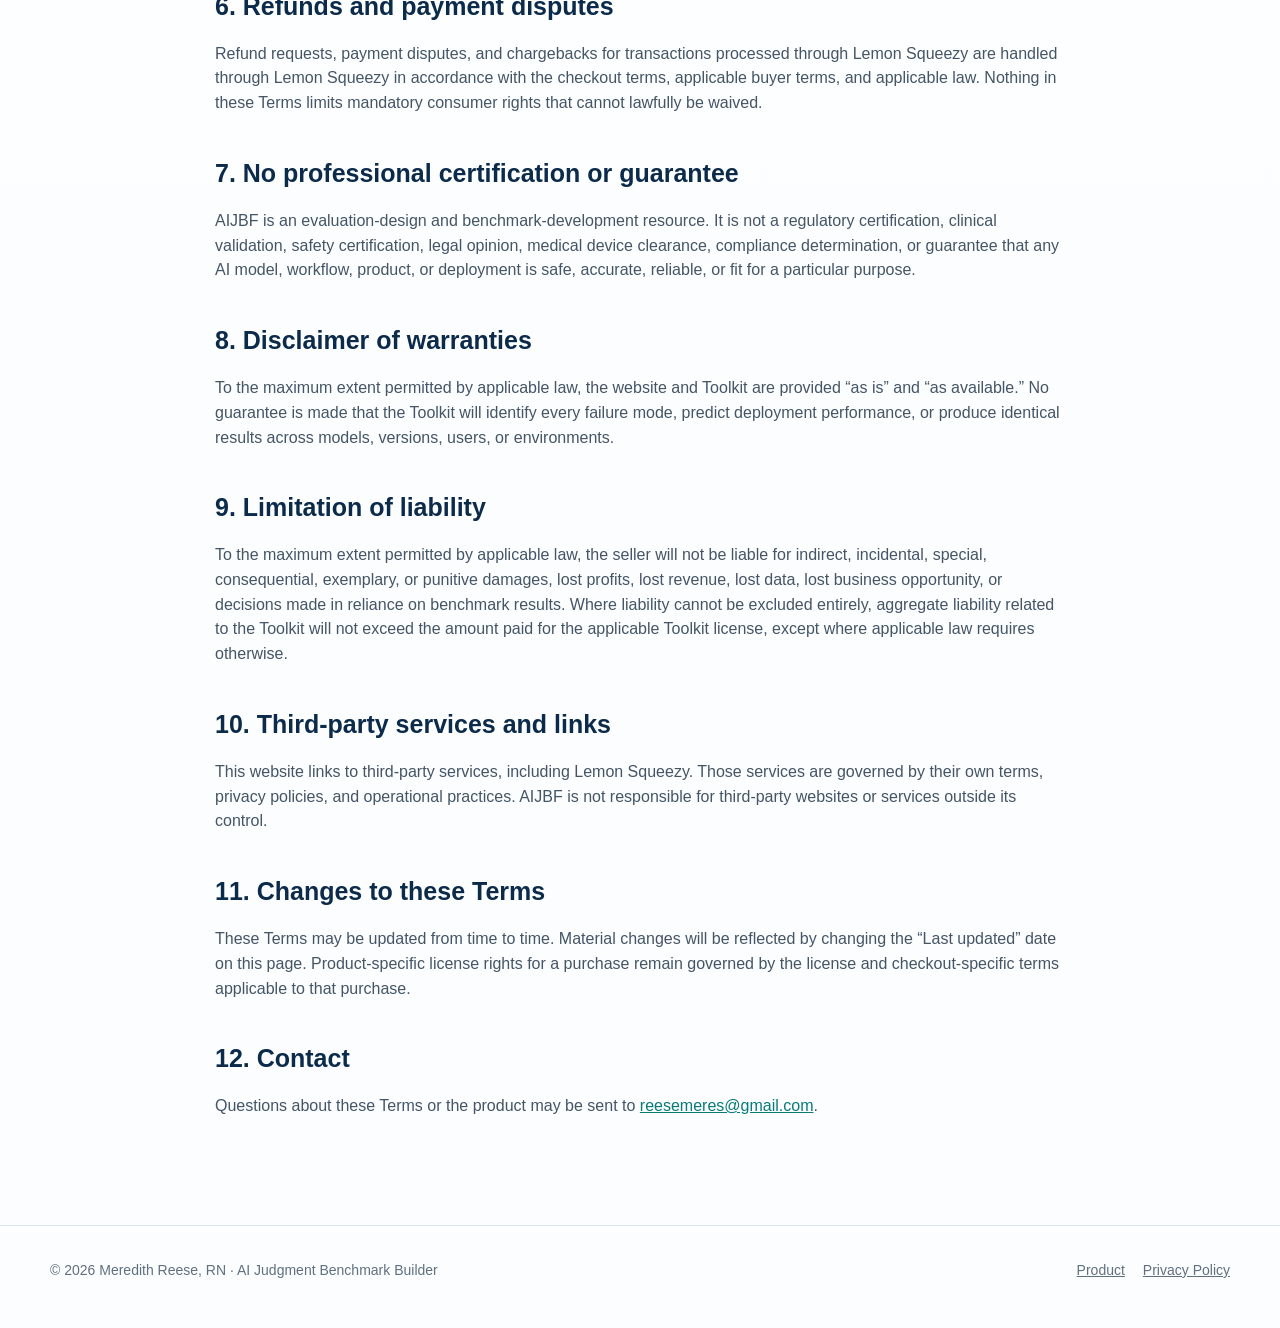
<file: terms.html>
<!doctype html>
<html lang="en">
<head>
  <meta charset="utf-8"><meta name="viewport" content="width=device-width,initial-scale=1">
  <title>Terms of Service — AI Judgment Benchmark Builder</title>
  <meta name="description" content="Terms of Service for AI Judgment Benchmark Builder.">
  <link rel="stylesheet" href="styles.css">
</head>
<body>
<header class="site-header"><div class="container nav"><a class="brand" href="index.html"><span class="brand-mark">AIJBF</span><span>AI Judgment Benchmark Framework</span></a><nav class="nav-links"><a href="index.html">Product</a><a href="privacy.html">Privacy</a><span class="btn btn-disabled" aria-disabled="true">Checkout pending activation</span></nav></div></header>
<main class="legal"><div class="container"><article>
  <div class="eyebrow">Legal</div><h1>Terms of Service</h1><p class="meta">Effective: October 5, 2026 · Last updated: October 5, 2026</p>
  <div class="notice"><strong>Product pricing:</strong> AI Judgment Benchmark Builder — UCM Edition is currently offered at <strong>$169 USD as a one-time purchase</strong>. No recurring subscription is required for the current product.</div>
  <p>These Terms of Service (“Terms”) govern use of this website and purchases associated with AI Judgment Benchmark Builder products, built on the AI Judgment Benchmark Framework (“AIJBF”), including the UCM Edition digital toolkit. By using this website or purchasing a product, you agree to these Terms and to any product-specific license provided with your purchase.</p>

  <h2>1. Seller and product</h2>
  <p>AI Judgment Benchmark Builder is an independent digital-product brand operated by Meredith Reese, RN. The current product is <strong>AI Judgment Benchmark Builder — UCM Edition</strong>, a downloadable professional toolkit for designing AI evaluation benchmarks focused on judgment under uncertainty.</p>

  <h2>2. Pricing and payment</h2>
  <p>The current price of the UCM Edition is <strong>$169 USD, one time</strong>. Prices for future products or later versions may differ. The price presented at checkout controls for a particular transaction.</p>
  <p>Checkout, payment processing, tax collection, digital delivery, refunds, chargebacks, and related transaction services are handled through Lemon Squeezy, which acts as merchant of record for purchases processed through its service. A purchaser may also be subject to Lemon Squeezy’s buyer terms and privacy policy.</p>

  <h2>3. Digital delivery</h2>
  <p>The UCM Edition is a digital download. After successful payment, customers receive access to the downloadable product files through the purchase and delivery flow provided by Lemon Squeezy. No physical goods are shipped.</p>

  <h2>4. Product license</h2>
  <p>Purchase provides a license to use the Toolkit; it does not transfer ownership of the Toolkit itself. The complete <strong>Commercial Product License — Version 1.0</strong> is included with the download and governs permitted and prohibited use.</p>
  <p>In summary, the single-user commercial license permits the licensed purchaser to use the Toolkit for their own professional, research, internal evaluation, portfolio, educational-development, and paid client-service activities; to create original benchmarks and evaluation outputs; and to deliver or commercialize original outputs they create.</p>
  <p>The license does not permit sharing, reselling, redistributing, sublicensing, publicly uploading, or republishing the Toolkit itself, nor repackaging substantial portions of it as a competing framework, template pack, course, certification program, software product, prompt pack, dataset, or benchmark-building product.</p>

  <h2>5. Intellectual property</h2>
  <p>Copyrightable Toolkit text, documentation, worksheets, templates, examples, visual presentation, and other protectable materials remain the property of the licensor. All rights not expressly granted are reserved. Purchasers retain ownership of original content they independently create using the Toolkit, subject to the license terms and any third-party rights.</p>

  <h2>6. Refunds and payment disputes</h2>
  <p>Refund requests, payment disputes, and chargebacks for transactions processed through Lemon Squeezy are handled through Lemon Squeezy in accordance with the checkout terms, applicable buyer terms, and applicable law. Nothing in these Terms limits mandatory consumer rights that cannot lawfully be waived.</p>

  <h2>7. No professional certification or guarantee</h2>
  <p>AIJBF is an evaluation-design and benchmark-development resource. It is not a regulatory certification, clinical validation, safety certification, legal opinion, medical device clearance, compliance determination, or guarantee that any AI model, workflow, product, or deployment is safe, accurate, reliable, or fit for a particular purpose.</p>

  <h2>8. Disclaimer of warranties</h2>
  <p>To the maximum extent permitted by applicable law, the website and Toolkit are provided “as is” and “as available.” No guarantee is made that the Toolkit will identify every failure mode, predict deployment performance, or produce identical results across models, versions, users, or environments.</p>

  <h2>9. Limitation of liability</h2>
  <p>To the maximum extent permitted by applicable law, the seller will not be liable for indirect, incidental, special, consequential, exemplary, or punitive damages, lost profits, lost revenue, lost data, lost business opportunity, or decisions made in reliance on benchmark results. Where liability cannot be excluded entirely, aggregate liability related to the Toolkit will not exceed the amount paid for the applicable Toolkit license, except where applicable law requires otherwise.</p>

  <h2>10. Third-party services and links</h2>
  <p>This website links to third-party services, including Lemon Squeezy. Those services are governed by their own terms, privacy policies, and operational practices. AIJBF is not responsible for third-party websites or services outside its control.</p>

  <h2>11. Changes to these Terms</h2>
  <p>These Terms may be updated from time to time. Material changes will be reflected by changing the “Last updated” date on this page. Product-specific license rights for a purchase remain governed by the license and checkout-specific terms applicable to that purchase.</p>

  <h2>12. Contact</h2>
  <p>Questions about these Terms or the product may be sent to <a href="mailto:reesemeres@gmail.com">reesemeres@gmail.com</a>.</p>
</article></div></main>
<footer><div class="container footer-grid"><div>© 2026 Meredith Reese, RN · AI Judgment Benchmark Builder</div><div class="footer-links"><a href="index.html">Product</a><a href="privacy.html">Privacy Policy</a></div></div></footer>
</body></html>
</file>
<file: styles.css>
:root{
  --navy:#0c2b4b;
  --navy2:#173a5e;
  --teal:#0c918f;
  --teal-dark:#087a78;
  --ink:#182431;
  --muted:#607080;
  --line:#dce6ec;
  --soft:#f4f8fa;
  --soft2:#eaf5f5;
  --white:#ffffff;
  --shadow:0 18px 45px rgba(12,43,75,.10);
  --radius:20px;
  --max:1180px;
}
*{box-sizing:border-box}
html{scroll-behavior:smooth}
body{margin:0;font-family:Inter,ui-sans-serif,-apple-system,BlinkMacSystemFont,"Segoe UI",Roboto,Helvetica,Arial,sans-serif;color:var(--ink);background:linear-gradient(180deg,#fff 0%,#fbfdfe 100%);line-height:1.55}
a{color:var(--teal-dark)}
img{max-width:100%;display:block}
.container{width:min(var(--max),calc(100% - 40px));margin:0 auto}
.site-header{position:sticky;top:0;z-index:20;background:rgba(255,255,255,.92);backdrop-filter:blur(14px);border-bottom:1px solid rgba(220,230,236,.9)}
.nav{height:72px;display:flex;align-items:center;justify-content:space-between;gap:24px}
.brand{display:flex;align-items:center;gap:12px;text-decoration:none;color:var(--navy);font-weight:800;letter-spacing:-.02em}
.brand-mark{width:38px;height:38px;border-radius:12px;background:linear-gradient(135deg,var(--navy),var(--teal));display:grid;place-items:center;color:#fff;font-weight:900;font-size:14px;letter-spacing:.02em}
.nav-links{display:flex;align-items:center;gap:22px;font-size:14px}
.nav-links a{text-decoration:none;color:var(--navy2);font-weight:650}
.btn{display:inline-flex;align-items:center;justify-content:center;gap:10px;border-radius:999px;padding:13px 20px;font-weight:800;text-decoration:none;border:1px solid transparent;transition:.2s ease}
.btn-primary{background:var(--navy);color:#fff;box-shadow:0 10px 26px rgba(12,43,75,.15)}
.btn-primary:hover{transform:translateY(-1px);background:#092441}
.btn-secondary{border-color:var(--line);background:#fff;color:var(--navy)}
.hero{padding:72px 0 44px;overflow:hidden}
.hero-grid{display:grid;grid-template-columns:1.02fr .98fr;align-items:center;gap:52px}
.eyebrow{display:inline-flex;align-items:center;gap:9px;color:var(--teal-dark);font-weight:800;text-transform:uppercase;letter-spacing:.12em;font-size:12px;margin-bottom:16px}
.eyebrow:before{content:"";width:32px;height:3px;background:var(--teal);border-radius:3px}
h1{font-size:clamp(42px,6vw,72px);line-height:.98;letter-spacing:-.05em;color:var(--navy);margin:0 0 22px}
.lead{font-size:clamp(20px,2.4vw,28px);line-height:1.26;color:#233f5d;margin:0 0 16px;max-width:760px;font-weight:650}
.sublead{font-size:18px;color:var(--muted);max-width:650px;margin:0 0 28px}
.hero-actions{display:flex;flex-wrap:wrap;gap:12px;align-items:center;margin:26px 0 18px}
.price-note{font-size:14px;color:var(--muted)}
.hero-card{position:relative}
.hero-card:before{content:"";position:absolute;inset:-50px -80px auto auto;width:320px;height:320px;background:radial-gradient(circle,rgba(12,145,143,.18),rgba(12,145,143,0) 68%);z-index:-1}
.hero-card img{border-radius:24px;box-shadow:var(--shadow);border:1px solid #e6eef2}
.section{padding:78px 0}
.section.soft{background:var(--soft)}
.section h2{font-size:clamp(32px,4.6vw,50px);line-height:1.08;letter-spacing:-.035em;color:var(--navy);margin:0 0 16px}
.section-intro{max-width:760px;color:var(--muted);font-size:18px;margin:0 0 36px}
.problem-grid,.feature-grid,.audience-grid{display:grid;grid-template-columns:repeat(3,1fr);gap:18px}
.card{background:#fff;border:1px solid var(--line);border-radius:var(--radius);padding:26px;box-shadow:0 10px 24px rgba(12,43,75,.045)}
.card h3{margin:0 0 9px;color:var(--navy);font-size:19px;letter-spacing:-.015em}.card p{margin:0;color:var(--muted)}
.icon{width:42px;height:42px;border-radius:13px;background:var(--soft2);display:grid;place-items:center;color:var(--teal-dark);font-weight:900;margin-bottom:16px}
.gallery{display:grid;grid-template-columns:1fr 1fr;gap:22px}
.gallery figure{margin:0;background:#fff;border:1px solid var(--line);border-radius:var(--radius);overflow:hidden;box-shadow:0 14px 34px rgba(12,43,75,.07)}
.gallery figure.wide{grid-column:1/-1}
.gallery figcaption{padding:14px 18px;color:var(--muted);font-size:14px;border-top:1px solid var(--line)}
.chain{display:flex;flex-wrap:wrap;gap:8px;margin:24px 0}.chain span{padding:10px 14px;border-radius:999px;background:#fff;border:1px solid var(--line);color:var(--navy);font-weight:800}.chain b{align-self:center;color:#8aa1b3}
.price-wrap{display:grid;grid-template-columns:1.05fr .95fr;gap:32px;align-items:stretch}
.price-card{border-radius:28px;background:linear-gradient(145deg,var(--navy),#103d65);color:#fff;padding:34px;box-shadow:var(--shadow)}
.price-card .label{font-size:13px;text-transform:uppercase;letter-spacing:.11em;font-weight:800;color:#a9e1df}.price{font-size:64px;line-height:1;font-weight:900;letter-spacing:-.055em;margin:10px 0}.price small{font-size:18px;letter-spacing:0;font-weight:700;color:#d9e7ef}.price-card ul{padding-left:20px;color:#e4eef4}.price-card .btn{background:#fff;color:var(--navy);margin-top:8px;width:100%}
.license-box{background:#fff;border:1px solid var(--line);border-radius:28px;padding:32px}.license-box h3{color:var(--navy);font-size:24px;margin-top:0}.license-box ul{padding-left:20px;color:var(--muted)}
.faq details{background:#fff;border:1px solid var(--line);border-radius:16px;padding:18px 20px;margin:10px 0}.faq summary{cursor:pointer;font-weight:800;color:var(--navy)}.faq p{color:var(--muted);margin-bottom:0}
.cta{padding:72px 0}.cta-box{border-radius:30px;padding:42px;background:linear-gradient(135deg,#eaf6f6,#edf4f9);border:1px solid #d8e8eb;display:flex;align-items:center;justify-content:space-between;gap:28px}.cta-box h2{margin:0 0 10px}.cta-box p{margin:0;color:var(--muted)}
footer{border-top:1px solid var(--line);padding:34px 0 46px;color:var(--muted);font-size:14px}.footer-grid{display:flex;justify-content:space-between;gap:20px;flex-wrap:wrap}.footer-links{display:flex;gap:18px;flex-wrap:wrap}.footer-links a{color:var(--muted)}
.legal{padding:64px 0 90px}.legal article{max-width:850px;margin:0 auto}.legal h1{font-size:48px}.legal h2{font-size:25px;color:var(--navy);margin:38px 0 12px}.legal h3{font-size:19px;color:var(--navy);margin:28px 0 8px}.legal p,.legal li{color:#445566}.legal .meta{color:var(--muted);margin-bottom:34px}.legal .notice{background:var(--soft);border:1px solid var(--line);border-left:4px solid var(--teal);border-radius:12px;padding:18px;margin:24px 0}
@media(max-width:900px){.hero-grid,.price-wrap{grid-template-columns:1fr}.hero{padding-top:48px}.problem-grid,.feature-grid,.audience-grid{grid-template-columns:1fr 1fr}.nav-links a:not(.btn){display:none}.gallery{grid-template-columns:1fr}.gallery figure.wide{grid-column:auto}.cta-box{align-items:flex-start;flex-direction:column}}
@media(max-width:620px){.container{width:min(100% - 28px,var(--max))}.problem-grid,.feature-grid,.audience-grid{grid-template-columns:1fr}.nav{height:66px}.brand span:last-child{font-size:14px}.hero{padding-top:38px}.section{padding:58px 0}.price{font-size:54px}.cta-box{padding:28px}.legal h1{font-size:40px}.hero-actions .btn{width:100%}}


.btn-disabled{background:#e8eef3!important;color:#526579!important;border-color:#d3dde6!important;cursor:not-allowed!important;box-shadow:none!important;pointer-events:none!important;}
</file>
